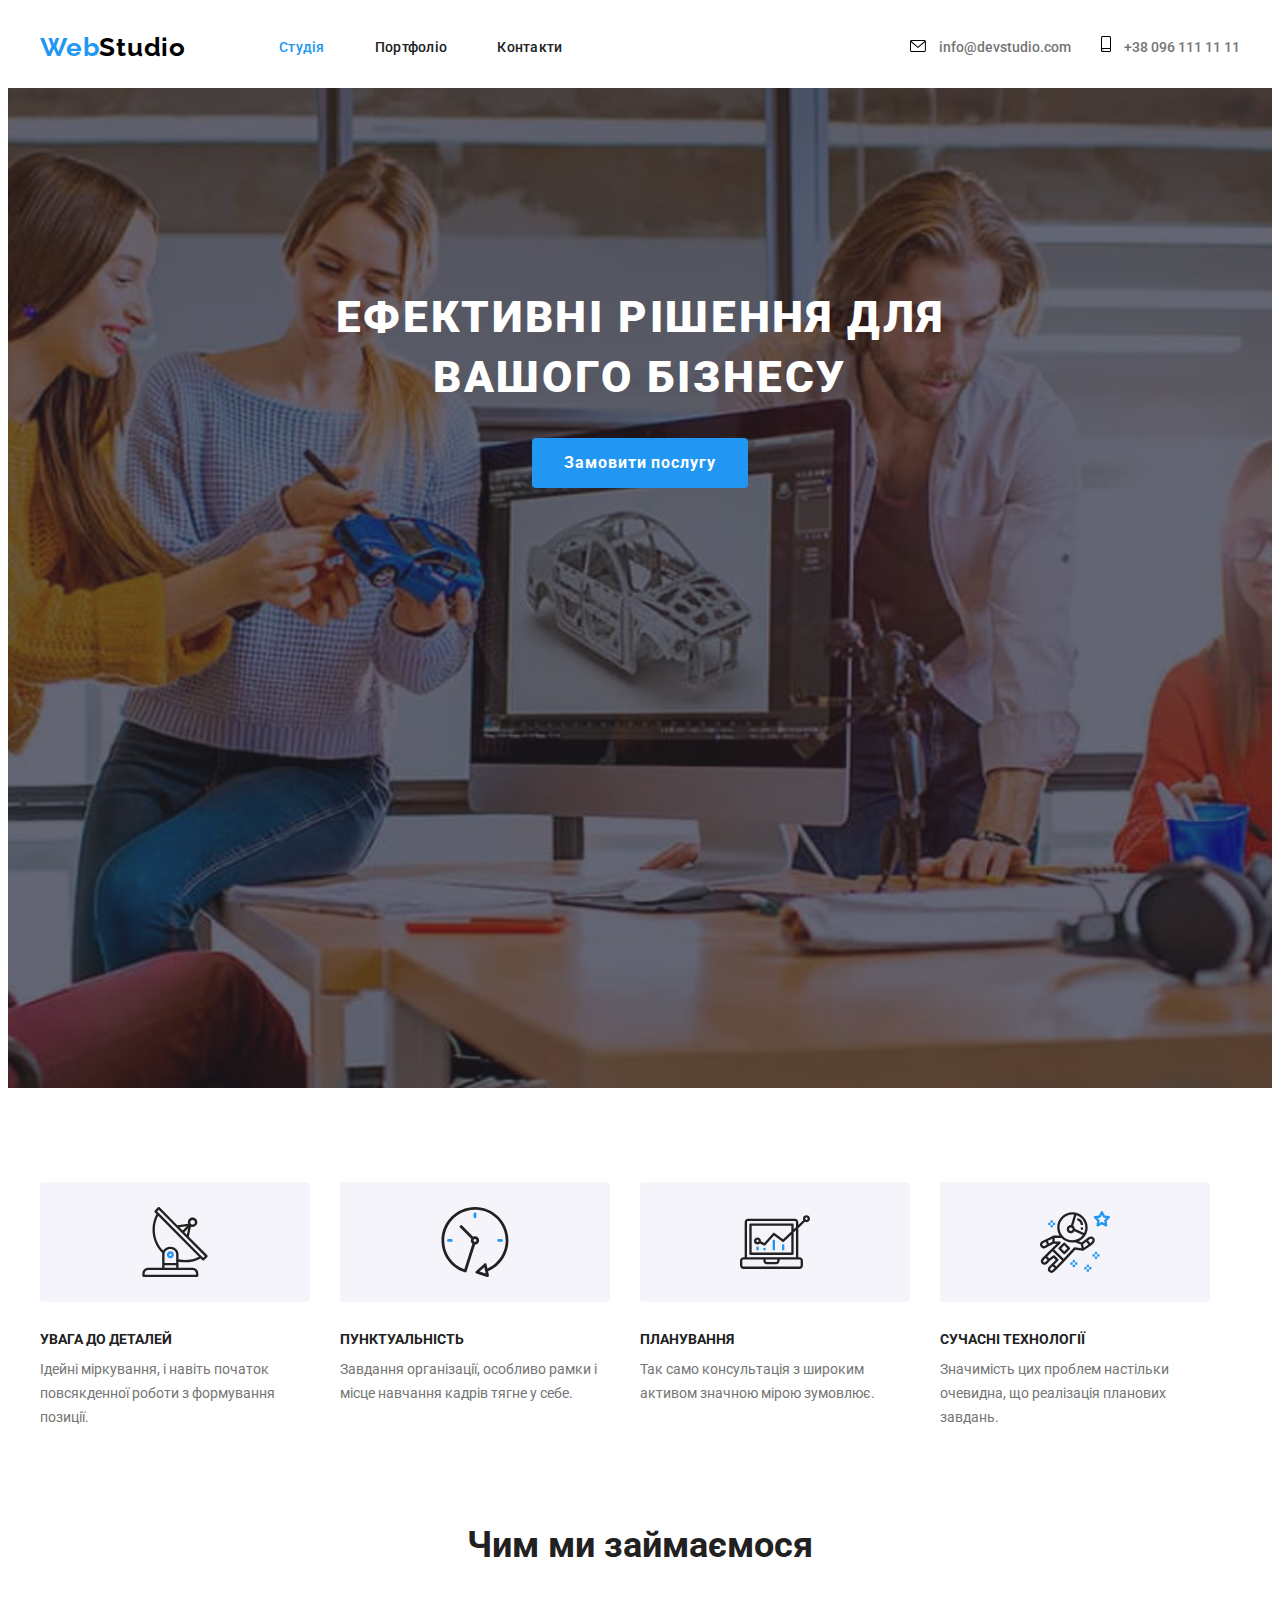
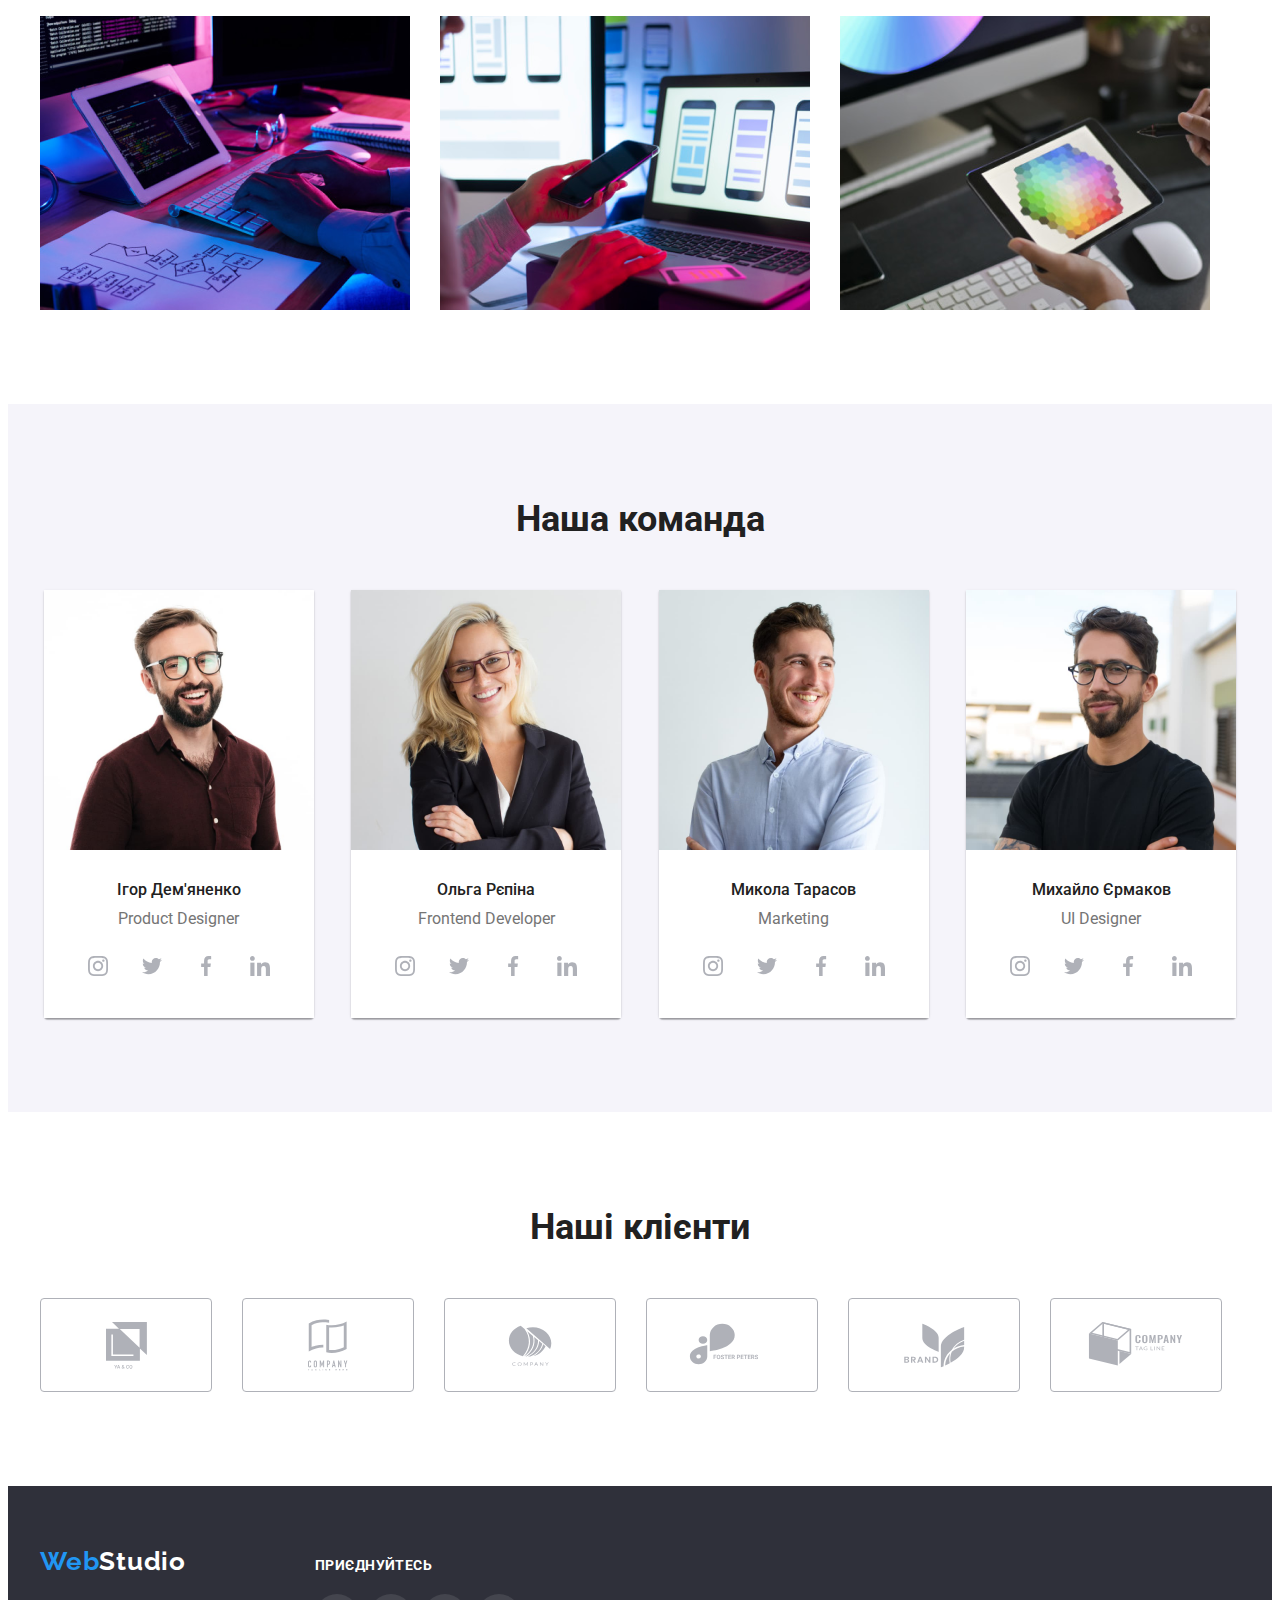
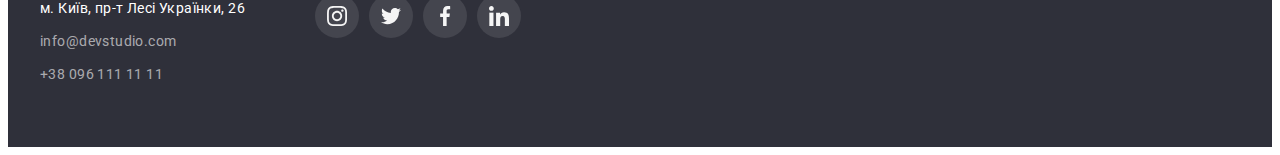
<file: index.html>
<!DOCTYPE html>
<html lang="uk">
  <head>
    <meta charset="UTF-8" />
    <meta http-equiv="X-UA-Compatible" content="IE=edge" />
    <meta name="viewport" content="width=device-width, initial-scale=1.0" />
    <title>Document</title>
    <link
      rel="stylesheet"
      href="https://cdnjs.cloudflare.com/ajax/libs/modern-normalize/1.1.0/modern-normalize.min.css"
      integrity="sha512-wpPYUAdjBVSE4KJnH1VR1HeZfpl1ub8YT/NKx4PuQ5NmX2tKuGu6U/JRp5y+Y8XG2tV+wKQpNHVUX03MfMFn9Q=="
      crossorigin="anonymous"
      referrerpolicy="no-referrer"
    />

    <link rel="preconnect" href="https://fonts.googleapis.com" />
    <link rel="preconnect" href="https://fonts.gstatic.com" crossorigin />
    <link
      href="https://fonts.googleapis.com/css2?family=Montserrat:ital,wght@0,500;0,600;1,400&family=Raleway:wght@700&family=Roboto:wght@400;500;700;900&display=swap"
      rel="stylesheet"
    />

    <link rel="stylesheet" href="./css/style.css" />
  </head>
  <body>
    <!--header-menu-->
    <header class="header">
      <div class="container header-list">
        <div class="blok">
          <a href="#" class="logo"><span class="accent">Web</span>Studio</a>

          <nav class="menu">
            <ul class="nav-menu">
              <li class="list item">
                <a href="" class="accent nav-item">Студія</a>
              </li>
              <li class="list item">
                <a href="./portfolio.html" class="nav-item">Портфоліо</a>
              </li>
              <li class="list item">
                <a href="" class="nav-item">Контакти</a>
              </li>
            </ul>
          </nav>
        </div>
        <ul class="mail-tel">
          <li class="list item">
            <a href="mailto:info@devstudio.com" class="contact link">
              <svg class="icon-letter" width="16" height="12">
                <use href="./images/sprite.svg#letter"></use>
              </svg>
              info@devstudio.com</a
            >
          </li>
          <li class="list item">
            <a href="tel:+380961111111" class="contact link">
              <svg class="icon-smartphone" width="10" height="16">
                <use href="./images/sprite.svg#smartphone"></use>
              </svg>
              +38 096 111 11 11</a
            >
          </li>
        </ul>
      </div>
    </header>
    <!---->
    <main>
      <section class="hero overlay">
        <div class="container">
          <h1 class="hero-title">Ефективні рішення для вашого бізнесу</h1>
          <button type="button" class="button primary">Замовити послугу</button>
        </div>
      </section>

      <section class="section">
        <div class="container">
          <h2 class="visually-hidden">Наші особливості</h2>
          <ul class="list-item">
            <li class="list item-content icon-antena">
              <h3 class="title-after">Увага до деталей</h3>
              <p class="section-text">
                Ідейні міркування, і навіть початок повсякденної роботи з
                формування позиції.
              </p>
            </li>

            <li class="list item-content icon-clock">
              <h3 class="title-after">Пунктуальність</h3>
              <p>
                Завдання організації, особливо рамки і місце навчання кадрів
                тягне у себе.
              </p>
            </li>

            <li class="list item-content icon-diagram">
              <h3 class="title-after">Планування</h3>
              <p>
                Так само консультація з широким активом значною мірою зумовлює.
              </p>
            </li>

            <li class="list item-content icon-astronaut">
              <h3 class="title-after">Сучасні технології</h3>
              <p>
                Значимість цих проблем настільки очевидна, що реалізація
                планових завдань.
              </p>
            </li>
          </ul>
        </div>
      </section>

      <section class="section-img">
        <div class="container">
          <h2 class="title-before">Чим ми займаємося</h2>
          <ul class="list-img">
            <li class="list">
              <img src="images/img.png" alt="Робочий процес" width="370" />
            </li>
            <li class="list">
              <img
                src="./images/img_1.png"
                alt="адаптивний дизайн"
                width="370"
              />
            </li>
            <li class="list">
              <img
                src="./images/img_2.png"
                alt="палітра кольорів"
                width="370"
              />
            </li>
          </ul>
        </div>
      </section>

      <section class="team">
        <div class="container">
          <h2 class="title-before">Наша команда</h2>
          <ul class="list-team">
            <li class="list border-item">
              <img
                src="./images/igor_demyanenko.jpg"
                alt="Ігор Дем'яненко"
                width="270"
              />
              <div class="team-content">
                <h3 class="team-item">Ігор Дем'яненко</h3>
                <p lang="en" class="team-item-work">Product Designer</p>
                <ul class="list-join-team">
                  <li class="list">
                    <a href="" class="icon-join-team">
                      <svg width="20px" height="20px" class="team-soc-icon">
                        <use href="./images/sprite.svg#instagram"></use>
                      </svg>
                    </a>
                  </li>
                  <li class="list">
                    <a href="" class="icon-join-team">
                      <svg width="20px" height="20px" class="team-soc-icon">
                        <use href="./images/sprite.svg#twitter"></use>
                      </svg>
                    </a>
                  </li>
                  <li class="list">
                    <a href="" class="icon-join-team">
                      <svg width="20px" height="20px" class="team-soc-icon">
                        <use href="./images/sprite.svg#facebook"></use>
                      </svg>
                    </a>
                  </li>
                  <li class="list item-join">
                    <a href="" class="icon-join-team">
                      <svg width="20px" height="20px" class="team-soc-icon">
                        <use href="./images/sprite.svg#linkedin"></use>
                      </svg>
                    </a>
                  </li>
                </ul>
              </div>
            </li>
            <li class="list border-item">
              <img
                src="./images/olga_repina.jpg"
                alt="Ольга Рєпіна"
                width="270"
              />
              <div class="team-content">
                <h3 class="team-item">Ольга Рєпіна</h3>
                <p lang="en" class="team-item-work">Frontend Developer</p>

                <ul class="list-join-team">
                  <li class="list">
                    <a href="" class="icon-join-team">
                      <svg width="20px" height="20px" class="team-soc-icon">
                        <use href="./images/sprite.svg#instagram"></use>
                      </svg>
                    </a>
                  </li>
                  <li class="list">
                    <a href="" class="icon-join-team">
                      <svg width="20px" height="20px" class="team-soc-icon">
                        <use href="./images/sprite.svg#twitter"></use>
                      </svg>
                    </a>
                  </li>
                  <li class="list">
                    <a href="" class="icon-join-team">
                      <svg width="20px" height="20px" class="team-soc-icon">
                        <use href="./images/sprite.svg#facebook"></use>
                      </svg>
                    </a>
                  </li>
                  <li class="list item-join">
                    <a href="" class="icon-join-team">
                      <svg width="20px" height="20px" class="team-soc-icon">
                        <use href="./images/sprite.svg#linkedin"></use>
                      </svg>
                    </a>
                  </li>
                </ul>
              </div>
            </li>
            <li class="list border-item">
              <img
                src="./images/mykola_tarasov.jpg"
                alt="Микола Тарасов"
                width="270"
              />
              <div class="team-content">
                <h3 class="team-item">Микола Тарасов</h3>
                <p lang="en" class="team-item-work">Marketing</p>

                <ul class="list-join-team">
                  <li class="list">
                    <a href="" class="icon-join-team">
                      <svg width="20px" height="20px" class="team-soc-icon">
                        <use href="./images/sprite.svg#instagram"></use>
                      </svg>
                    </a>
                  </li>
                  <li class="list">
                    <a href="" class="icon-join-team">
                      <svg width="20px" height="20px" class="team-soc-icon">
                        <use href="./images/sprite.svg#twitter"></use>
                      </svg>
                    </a>
                  </li>
                  <li class="list">
                    <a href="" class="icon-join-team">
                      <svg width="20px" heght="20px" class="team-soc-icon">
                        <use href="./images/sprite.svg#facebook"></use>
                      </svg>
                    </a>
                  </li>
                  <li class="list item-join">
                    <a href="" class="icon-join-team">
                      <svg width="20px" height="20px" class="team-soc-icon">
                        <use href="./images/sprite.svg#linkedin"></use>
                      </svg>
                    </a>
                  </li>
                </ul>
              </div>
            </li>
            <li class="list border-item">
              <img
                src="./images/myhajlo_ermakov.jpg"
                alt="Михайло Єрмаков"
                width="270"
              />
              <div class="team-content">
                <h3 class="team-item">Михайло Єрмаков</h3>
                <p lang="en" class="team-item-work">UI Designer</p>
                <ul class="list-join-team">
                  <li class="list">
                    <a href="" class="icon-join-team">
                      <svg width="20px" height="20px" class="team-soc-icon">
                        <use href="./images/sprite.svg#instagram"></use>
                      </svg>
                    </a>
                  </li>
                  <li class="list">
                    <a href="" class="icon-join-team">
                      <svg width="20px" height="20px" class="team-soc-icon">
                        <use href="./images/sprite.svg#twitter"></use>
                      </svg>
                    </a>
                  </li>
                  <li class="list">
                    <a href="" class="icon-join-team">
                      <svg width="20px" height="20px" class="team-soc-icon">
                        <use href="./images/sprite.svg#facebook"></use>
                      </svg>
                    </a>
                  </li>
                  <li class="list item-join">
                    <a href="" class="icon-join-team">
                      <svg width="20px" height="20px" class="team-soc-icon">
                        <use href="./images/sprite.svg#linkedin"></use>
                      </svg>
                    </a>
                  </li>
                </ul>
              </div>
            </li>
          </ul>
        </div>
      </section>

      <section class="clients">
        <div class="container">
          <h2 class="title-before">Наші клієнти</h2>
          <ul class="list-client">
            <li class="list client">
              <a href="" class="icon-join-client">
                <svg width="41px" height="47px">
                  <use href="./images/sprite.svg#client1"></use>
                </svg>
              </a>
            </li>
            <li class="list client">
              <a href="" class="icon-join-client">
                <svg width="40px" height="52px">
                  <use href="./images/sprite.svg#client2"></use>
                </svg>
              </a>
            </li>
            <li class="list client">
              <a href="" class="icon-join-client">
                <svg width="44px" height="41px">
                  <use href="./images/sprite.svg#client3"></use>
                </svg>
              </a>
            </li>
            <li class="list client">
              <a href="" class="icon-join-client">
                <svg width="106px" height="60px">
                  <use href="./images/sprite.svg#client4"></use>
                </svg>
              </a>
            </li>
            <li class="list client">
              <a href="" class="icon-join-client">
                <svg width="63px" height="45px">
                  <use href="./images/sprite.svg#client5"></use>
                </svg>
              </a>
            </li>
            <li class="list client">
              <a href="" class="icon-join-client">
                <svg width="106px" height="60px">
                  <use href="./images/sprite.svg#client6"></use>
                </svg>
              </a>
            </li>
          </ul>
        </div>
      </section>
    </main>
    <!--footer logo adressa-->
    <footer class="footer">
      <div class="container bloks">
        <div blok-address>
          <a href="#" class="logo logo-color"
            ><span class="accent">Web</span>Studio</a
          >
          <address class="address">
            <ul class="list-address">
              <li class="list item">
                <a
                  href="https://goo.gl/maps/2TKnYdL79pvqhKmQA"
                  target="_blank"
                  rel="noreferrer noopener noffolow"
                  class="link address-map"
                  >м. Київ, пр-т Лесі Українки, 26</a
                >
              </li>
              <li class="list item">
                <a href="mailto:info@devstudio.com" class="link email-tel"
                  >info@devstudio.com</a
                >
              </li>
              <li class="list item">
                <a href="tel:+380961111111" class="link email-tel"
                  >+38 096 111 11 11</a
                >
              </li>
            </ul>
          </address>
        </div>
        <div class="blok-join">
          <h2 class="title-join">Приєднуйтесь</h2>
          <ul class="list-join-team">
            <li class="list">
              <a href="" class="icon-join">
                <svg width="20px" height="20px">
                  <use href="./images/sprite.svg#instagram"></use>
                </svg>
              </a>
            </li>
            <li class="list">
              <a href="" class="icon-join">
                <svg width="20px" height="20px">
                  <use href="./images/sprite.svg#twitter"></use>
                </svg>
              </a>
            </li>
            <li class="list">
              <a href="" class="icon-join">
                <svg width="20px" height="20px">
                  <use href="./images/sprite.svg#facebook"></use>
                </svg>
              </a>
            </li>
            <li class="list item-join">
              <a href="" class="icon-join">
                <svg width="20px" height="20px" class=>
                  <use href="./images/sprite.svg#linkedin"></use>
                </svg>
              </a>
            </li>
          </ul>
          
        </div>
      </div>
    </footer>
  </body>
</html>
</file>
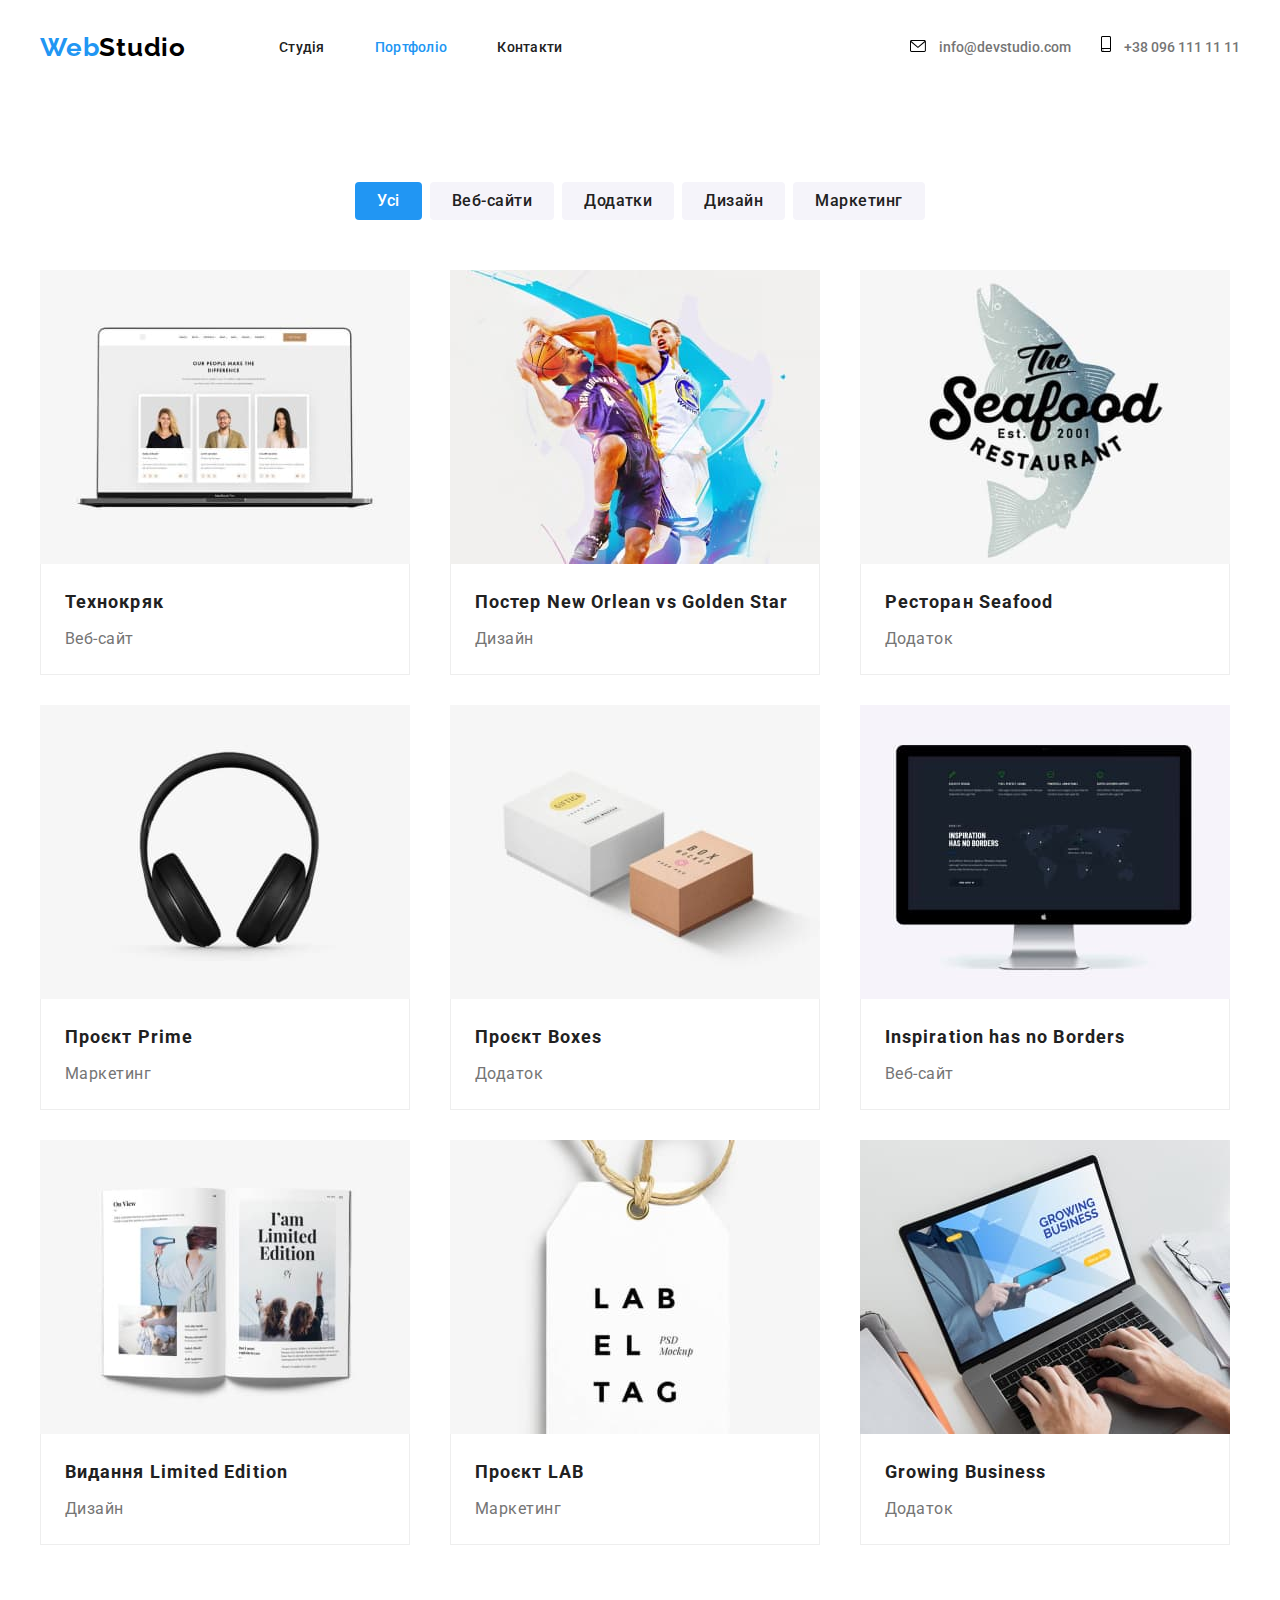
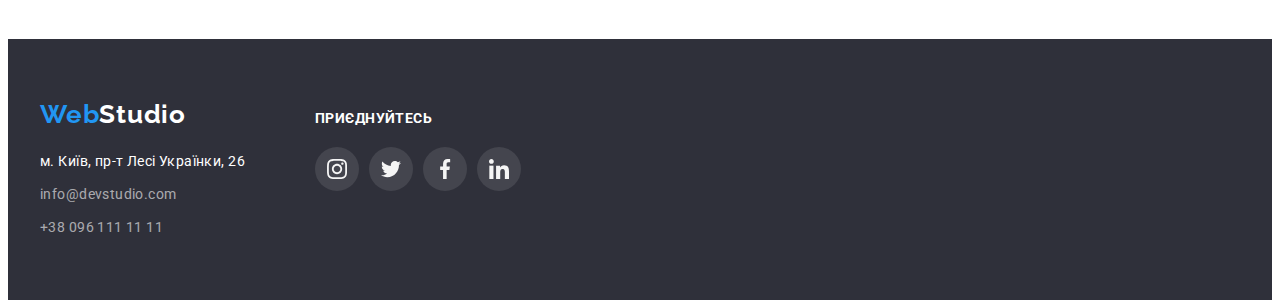
<file: portfolio.html>
<!DOCTYPE html>
<html lang="uk">
  <head>
    <meta charset="UTF-8" />
    <meta http-equiv="X-UA-Compatible" content="IE=edge" />
    <meta name="viewport" content="width=device-width, initial-scale=1.0" />
    <title>Document</title>
    <link
      rel="stylesheet"
      href="https://cdnjs.cloudflare.com/ajax/libs/modern-normalize/1.1.0/modern-normalize.min.css"
      integrity="sha512-wpPYUAdjBVSE4KJnH1VR1HeZfpl1ub8YT/NKx4PuQ5NmX2tKuGu6U/JRp5y+Y8XG2tV+wKQpNHVUX03MfMFn9Q=="
      crossorigin="anonymous"
      referrerpolicy="no-referrer"
    />

    <link rel="preconnect" href="https://fonts.googleapis.com" />
    <link rel="preconnect" href="https://fonts.gstatic.com" crossorigin />
    <link
      href="https://fonts.googleapis.com/css2?family=Montserrat:ital,wght@0,500;0,600;1,400&family=Raleway:wght@700&family=Roboto:wght@400;500;700;900&display=swap"
      rel="stylesheet"
    />

    <link rel="stylesheet" href="./css/style.css" />
  </head>
  <body>
    <!--header-menu-->
    <header class="header">
      <div class="container header-list">
        <div class="blok">
          <a href="#" class="logo"><span class="accent">Web</span>Studio</a>

          <nav class="menu">
            <ul class="nav-menu">
              <li class="list item">
                <a href="./index.html" class="nav-item">Студія</a>
              </li>
              <li class="list item">
                <a href="" class="accent nav-item">Портфоліо</a>
              </li>
              <li class="list item">
                <a href="" class="nav-item">Контакти</a>
              </li>
            </ul>
          </nav>
        </div>
         <ul class="mail-tel">
          <li class="list item">
            <a href="mailto:info@devstudio.com" class="contact link">
              <svg class="icon-letter" width="16" height="12">
                <use href="./images/sprite.svg#letter"></use>
              </svg>
              info@devstudio.com</a
            >
          </li>
          <li class="list item">
            <a href="tel:+380961111111" class="contact link">
              <svg class="icon-smartphone" width="10" height="16">
                <use href="./images/sprite.svg#smartphone"></use>
              </svg>
              +38 096 111 11 11</a
            >
          </li>
        </ul>
      </div>
    </header>
    <!---->
    <main>
      <section class="portfolio">
        <div class="container">
          <h1 class="visually-hidden">Галерея робіт</h1>
          <ul class="nav-portfolio">
            <li class="list item">
              <button type="button" class="radio-btn primary">Усі</button>
            </li>

            <li class="list item">
              <button type="button" class="radio-btn">Веб-сайти</button>
            </li>

            <li class="list item">
              <button type="button" class="radio-btn">Додатки</button>
            </li>

            <li class="list item">
              <button type="button" class="radio-btn">Дизайн</button>
            </li>

            <li class="list item">
              <button type="button" class="radio-btn">Маркетинг</button>
            </li>
          </ul>

          <ul class="card-set">
            <li class="list card-item">
              <a href="" class="card-link">
                <img src="./images/img_g1.jpg" alt="Веб-сайт Технокряк" />
                <div class="card-content">
                  <h2 class="card-title">Технокряк</h2>
                  <p class="card-text">Веб-сайт</p>
                </div>
              </a>
            </li>

            <li class="list card-item">
              <a href="" class="card-link">
                <img src="./images/img_g2.jpg" alt="Дизайн постеру" />
                <div class="card-content">
                  <h2 class="card-title">
                    Постер <span lang="en">New Orlean vs Golden Star</span>
                  </h2>
                  <p class="card-text">Дизайн</p>
                </div>
              </a>
            </li>

            <li class="list card-item">
              <a href="" class="card-link">
                <img src="./images/img_g3.jpg" alt="Застосунок ресторан" />
                <div class="card-content">
                  <h2 class="card-title">
                    Ресторан <span lang="en">Seafood</span>
                  </h2>
                  <p class="card-text">Додаток</p>
                </div>
              </a>
            </li>

            <li class="list card-item">
              <a href="" class="card-link">
                <img src="./images/img_g4.jpg" alt="Маркетинг проекту" />
                <div class="card-content">
                  <h2 class="card-title">
                    Проєкт <span lang="en">Prime</span>
                  </h2>
                  <p class="card-text">Маркетинг</p>
                </div>
              </a>
            </li>

            <li class="list card-item">
              <a href="" class="card-link">
                <img src="./images/img_g5.jpg" alt="Застосунок Boxes" />
                <div class="card-content">
                  <h2 class="card-title">
                    Проєкт <span lang="en">Boxes</span>
                  </h2>
                  <p class="card-text">Додаток</p>
                </div>
              </a>
            </li>

            <li class="list card-item">
              <a href="" class="card-link">
                <img src="./images/img_g6.jpg" alt="Веб-сайт " />
                <div class="card-content">
                  <h2 lang="en" class="card-title">
                    Inspiration has no Borders
                  </h2>
                  <p class="card-text">Веб-сайт</p>
                </div>
              </a>
            </li>

            <li class="list card-item">
              <a href="" class="card-link">
                <img src="./images/img_g7.jpg" alt="Дизайн видання" />
                <div class="card-content">
                  <h2 class="card-title">
                    Видання <span lang="en">Limited Edition</span>
                  </h2>
                  <p class="card-text">Дизайн</p>
                </div>
              </a>
            </li>

            <li class="list card-item">
              <a href="" class="card-link">
                <img src="./images/img_g8.jpg" alt="Маркетинг проекту" />
                <div class="card-content">
                  <h2 class="card-title">Проєкт <span lang="en">LAB</span></h2>
                  <p class="card-text">Маркетинг</p>
                </div>
              </a>
            </li>

            <li class="list card-item">
              <a href="" class="card-link">
                <img src="./images/img_g9.jpg" alt="Застосунок для бізнесу" />
                <div class="card-content">
                  <h2 lang="en" class="card-title">Growing Business</h2>
                  <p class="card-text">Додаток</p>
                </div>
              </a>
            </li>
          </ul>
        </div>
      </section>
    </main>
    <!--footer logo adressa-->
    <footer class="footer">
      <div class="container bloks">
        <div blok-address>
          <a href="#" class="logo logo-color"
            ><span class="accent">Web</span>Studio</a
          >
          <address class="address">
            <ul class="list-address">
              <li class="list item">
                <a
                  href="https://goo.gl/maps/2TKnYdL79pvqhKmQA"
                  target="_blank"
                  rel="noreferrer noopener noffolow"
                  class="link address-map"
                  >м. Київ, пр-т Лесі Українки, 26</a
                >
              </li>
              <li class="list item">
                <a href="mailto:info@devstudio.com" class="link email-tel"
                  >info@devstudio.com</a
                >
              </li>
              <li class="list item">
                <a href="tel:+380961111111" class="link email-tel"
                  >+38 096 111 11 11</a
                >
              </li>
            </ul>
          </address>
        </div>
        <div class="blok-join">
          <h2 class="title-join">Приєднуйтесь</h2>
          <ul class="list-join-team">
            <li class="list">
              <a href="" class="icon-join">
                <svg width="20px" height="20px">
                  <use href="./images/sprite.svg#instagram"></use>
                </svg>
              </a>
            </li>
            <li class="list">
              <a href="" class="icon-join">
                <svg width="20px" height="20px">
                  <use href="./images/sprite.svg#twitter"></use>
                </svg>
              </a>
            </li>
            <li class="list">
              <a href="" class="icon-join">
                <svg width="20px" height="20px">
                  <use href="./images/sprite.svg#facebook"></use>
                </svg>
              </a>
            </li>
            <li class="list item-join">
              <a href="" class="icon-join">
                <svg width="20px" height="20px" class=>
                  <use href="./images/sprite.svg#linkedin"></use>
                </svg>
              </a>
            </li>
          </ul>
          
        </div>
      </div>
    </footer>
  </body>
</html>
</file>
<file: css/style.css>
/* Color palitra */
/* text #FFFFFF rgb(255, 255, 255, 0.6) #757575 #212121 #2196F3*/
/* background #F5F5F5  F5F4FA 2F303A*/

:root {
  --text-color: #757575;
  --title-color: #212121;
  --accent-color: #2196f3;
  --white: #ffffff;
  --black: #000000;
  --white_alpha: rgb(255, 255, 255, 0.6);
  --bgr-white: #f5f5f5;
  --bgr-gray: #f5f4fa;
  --bgr-dark: #2f303a;
  --border-color: #eeeeee;
  --border-client: #afb1b8;

  --card-set-gap: 30px;
}

.visually-hidden {
  position: absolute;
  white-space: nowrap;
  width: 1px;
  height: 1px;
  overflow: hidden;
  border: 0;
  padding: 0;
  clip: rect(0 0 0 0);
  clip-path: inset(50%);
  margin: -1px;
}

p,
h1,
h2,
h3,
h4,
h5,
h6 {
  margin: 0;
}
ul,
ol {
  margin: 0;
  padding-left: 0;
}
button {
  cursor: pointer;
}
address {
  font-style: normal;
}

img {
  display: block;
  max-width: 100%;
  height: auto;
}

body {
  font-family: "Roboto", sans-serif;
  font-size: 14px;
  line-height: 1.71;

  color: var(--text-color);
}

.container {
  width: 1200px;
  padding-left: 15px;
  padding-right: 15px;
  margin-left: auto;
  margin-right: auto;
  /* border: 2px solid #ff0000; */
}

/*================== Header=================*/
.logo {
  font-family: "Raleway", sans-serif;
  font-weight: 700;
  font-size: 26px;
  line-height: 1.19;
  letter-spacing: 0.03em;
  text-decoration: none;
  margin-right: 93px;

  color: var(--black);
}

.header {
  padding-top: 24px;
  padding-bottom: 25px;
}

.header-list {
  display: flex;
  justify-content: space-between;
  align-items: center;
}

.blok,
.nav-menu,
.mail-tel {
  display: flex;
  align-items: center;
}

.nav-item {
  font-weight: 500;
  line-height: 1.14;
  letter-spacing: 0.02em;
  text-decoration: none;

  color: var(--title-color);
}

.link {
  text-decoration: none;
}

.list {
  list-style: none;
}

.contact {
  font-weight: 500;
  color: var(--text-color);
}

.icon-smartphone,
.icon-letter {
  margin-right: 10px;
}

.nav-menu .item + .item {
  margin-left: 50px;
}

.mail-tel .item + .item {
  margin-left: 30px;
}

.mail-tel {
  justify-content: flex-end;
}

/*=========FOCUS HOVER====================*/

.accent,
.nav-item:hover,
.nav-item:focus,
.contact:hover,
.contact:focus,
.address-map:hover,
.address-map:focus,
.email-tel:hover,
.email-tel:focus {
  color: var(--accent-color);
  fill: var(--accent-color);
}

/*========================HERO================ */

.hero {
  background-color: var(--bgr-dark);
  padding-top: 200px;
  padding-bottom: 200px;
}

.overlay {
  height: 600px;
  max-width: 1600px;
  background-image: linear-gradient(
      to right,
      rgb(47, 48, 58, 0.4),
      rgb(47, 48, 58, 0.4)
    ),
    url(../images/bg_hero.jpg);
  background-repeat: no-repeat;
  background-position: center;
  background-size: cover;
  margin-left: auto;
  margin-right: auto;
}

.hero-title {
  width: 694px;
  font-weight: 900;
  font-size: 44px;
  line-height: 1.36;

  letter-spacing: 0.06em;
  text-transform: uppercase;
  margin-bottom: 30px;
  text-align: center;
  margin-left: auto;
  margin-right: auto;

  color: var(--white);
}

.button {
  border-radius: 4px;

  font-family: inherit;
  font-weight: 700;
  font-size: 16px;
  line-height: 1.88;

  letter-spacing: 0.06em;

  color: var(--white);
}

.button.primary {
  border: none;
  background-color: var(--accent-color);
  padding: 10px 32px;
  display: block;
  margin-left: auto;
  margin-right: auto;
}

/*==========SECTION  Наші особливості ===========*/
.section {
  padding-top: 94px;
}
.list-item {
  display: flex;
  gap: 30px;
}

.item-content::before {
  content: "";
  display: block;
  height: 120px;
  border-radius: 4px;
  margin-bottom: 30px;
  background-color: var(--bgr-gray);
  background-repeat: no-repeat;
  background-position: center;
}

.item-content {
  width: 270px;
}

.icon-antena::before {
  background-image: url(../images/antenna.svg);
}

.icon-clock::before {
  background-image: url(../images/clock.svg);
}

.icon-diagram::before {
  background-image: url(../images/diagram.svg);
}

.icon-astronaut::before {
  background-image: url(../images/astronaut.svg);
}
.title-after {
  font-weight: 700;
  font-size: 14px;
  line-height: 1.14;
  margin-bottom: 10px;

  text-transform: uppercase;

  color: var(--title-color);
}

.title-before {
  font-weight: 700;
  font-size: 36px;
  line-height: 1.17;
  text-align: center;
  margin-bottom: 50px;

  color: var(--title-color);
}

.list-img,
.list-team {
  display: flex;
  gap: var(--card-set-gap);
}

.section-img {
  padding-top: 94px;
  padding-bottom: 94px;
}
/* .container > .title-before {
  margin-bottom: 94px;
} */

/*========SECTION  Наша команда =========*/

.team {
  background-color: var(--bgr-gray);
  padding-top: 94px;
  padding-bottom: 94px;
}

.team-content {
  padding-top: 30px;
  padding-bottom: 30px;
  background-color: var(--white);
}

.team-item {
  font-weight: 500;
  font-size: 16px;
  line-height: 1.19;
  text-align: center;
  margin-bottom: 10px;

  color: var(--title-color);
}

.team-item-work {
  font-size: 16px;
  line-height: 1.19;
  margin-bottom: 16px;
  text-align: center;

  color: var(--text-color);
}

.border-item {
  box-shadow: 0px 1px 3px rgba(0, 0, 0, 0.12), 0px 1px 1px rgba(0, 0, 0, 0.14),
    0px 2px 1px rgba(0, 0, 0, 0.2);
  border-radius: 0px 0px 4px 4px;
  margin-left: auto;
  margin-right: auto;
}
.list-join-team {
  display: flex;
  gap: 10px;
  justify-content: center;
}

/* .item-join-team {
  display: flex;
  
} */

.icon-join-team {
  display: flex;
  width: 44px;
  height: 44px;
  border-radius: 50%;
  background-color: var(--white);
  fill: #afb1b8;
  background-size: 20px;
  justify-content: center;
  align-items: center;
}

.icon-join-team:focus,
.icon-join-team:hover {
  background-color: var(--accent-color);
  fill: var(--white);
}

/*=============CLIENTS=================*/

.clients {
  /* background-color: var(--white); */
  padding-top: 94px;
  padding-bottom: 94px;
}

.list-client {
  display: flex;
  gap: var(--card-set-gap);
}

.icon-join-client {
  display: flex;
  width: 170px;
  height: 92px;

  border: 1px solid var(--border-client);
  border-radius: 4px;

  fill: #afb1b8;
  background-size: 20px;
  justify-content: center;
  align-items: center;
}

.icon-join-client:hover,
.icon-join-client:focus {
  fill: var(--accent-color);
  border: 1px solid var(--accent-color);
}

/*============FOTTER===================*/
.footer {
  /* height: 252px; */
  padding-top: 60px;
  padding-bottom: 60px;

  background-color: var(--bgr-dark);
}

.logo.logo-color {
  color: var(--white);
  display: block;
  margin-bottom: 20px;
  margin-right: 0;
}

.address {
  font-style: normal;
}

.list-address .item + .item {
  margin-top: 9px;
}

.address-map {
  font-size: 14px;
  line-height: 1.71;
  letter-spacing: 0.03em;

  color: var(--white);
}

.email-tel {
  font-size: 14px;
  line-height: 1.71;
  letter-spacing: 0.03em;

  color: var(--white_alpha);
}

.bloks {
  display: flex;
  gap: 70px;
  align-items: baseline;
}

.blok-join {
}

.title-join {
  font-weight: 700;
  font-size: 14px;
  line-height: 1.14;
  letter-spacing: 0.03em;
  text-transform: uppercase;
  margin-bottom: 20px;

  color: #ffffff;
}

.list-join {
  display: flex;
  gap: 10px;
}

.icon-join {
  display: flex;
  width: 44px;
  height: 44px;
  border-radius: 50%;
  background-color: #44454e;
  fill: var(--bgr-white);
  align-items: center;
  justify-content: center;
}
.icon-join:hover,
.icon-join:focus {
  background-color: var(--accent-color);
}

/*===============PORTFOLIO==============*/

.portfolio {
  padding-top: 94px;
  padding-bottom: 94px;
}

.radio-btn {
  font-family: inherit;
  font-weight: 500;
  font-size: 16px;
  line-height: 1.62;
  border-radius: 4px;

  border: none;

  padding-top: 6px;
  padding-bottom: 6px;
  padding-right: 22px;
  padding-left: 22px;

  letter-spacing: 0.03em;
  color: var(--title-color);
  background-color: var(--bgr-gray);
}

.radio-btn:hover,
.radio-btn:focus {
  box-shadow: 0px 3px 1px rgba(0, 0, 0, 0.1), 0px 1px 2px rgba(0, 0, 0, 0.08),
    0px 2px 2px rgba(0, 0, 0, 0.12);
  background-color: var(--accent-color);
  color: var(--white);
}

.radio-btn.primary {
  background-color: var(--accent-color);
  color: var(--white);
}

.nav-portfolio {
  display: flex;
  gap: 8px;
  justify-content: center;
  margin-bottom: 50px;
}

.card-set {
  display: flex;
  flex-wrap: wrap;

  margin-top: calc(-1 * var(--card-set-gap));
  margin-left: calc(-1 * var(--card-set-gap));
}
.card-item {
  display: flex;
  flex-basis: calc(100% / 3 - var(--card-set-gap));

  margin-top: var(--card-set-gap);
  margin-left: var(--card-set-gap);
}

.card-link:hover,
.card-link:focus {
  box-shadow: 0px 3px 1px rgba(0, 0, 0, 0.1), 0px 1px 2px rgba(0, 0, 0, 0.08),
    0px 2px 2px rgba(0, 0, 0, 0.12);
}

.list.card-item > a {
  text-decoration: none;
}

.card-content {
  padding-top: 20px;
  padding-bottom: 20px;
  padding-left: 24px;
  padding-right: 24px;

  border-right: 1px solid var(--border-color);
  border-bottom: 1px solid var(--border-color);
  border-left: 1px solid var(--border-color);
}

.card-title {
  font-weight: 700;
  font-size: 18px;
  line-height: 2;
  letter-spacing: 0.06em;
  margin-bottom: 4px;

  color: var(--title-color);
}

.card-text {
  font-size: 16px;
  line-height: 1.88;

  letter-spacing: 0.03em;

  color: var(--text-color);
}
</file>
